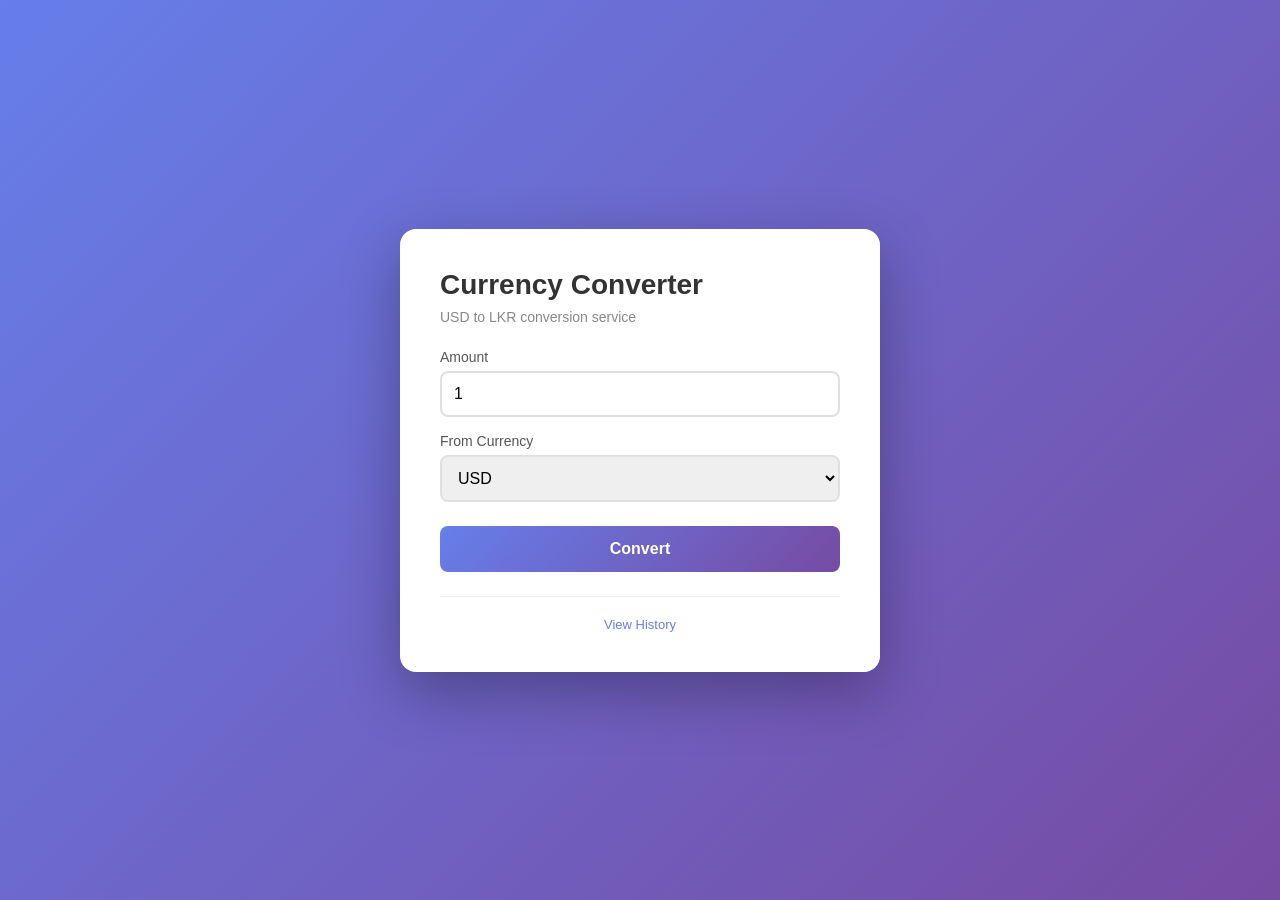
<file: currencyconverter/src/main/resources/static/index.html>
<!DOCTYPE html>
<html lang="en">
<head>
  <meta charset="UTF-8" />
  <meta name="viewport" content="width=device-width, initial-scale=1.0" />
  <title>Currency Converter</title>
  <style>
    * { box-sizing: border-box; margin: 0; padding: 0; }
    body {
      font-family: 'Segoe UI', Tahoma, sans-serif;
      background: linear-gradient(135deg, #667eea 0%, #764ba2 100%);
      min-height: 100vh;
      display: flex;
      align-items: center;
      justify-content: center;
      padding: 20px;
    }
    .container {
      background: #fff;
      border-radius: 16px;
      box-shadow: 0 20px 60px rgba(0, 0, 0, 0.3);
      padding: 40px;
      width: 100%;
      max-width: 480px;
    }
    h1 {
      color: #333;
      margin-bottom: 8px;
      font-size: 28px;
    }
    .subtitle {
      color: #888;
      margin-bottom: 24px;
      font-size: 14px;
    }
    .form-group { margin-bottom: 16px; }
    label {
      display: block;
      color: #555;
      font-size: 14px;
      margin-bottom: 6px;
      font-weight: 500;
    }
    input, select {
      width: 100%;
      padding: 12px;
      border: 2px solid #e0e0e0;
      border-radius: 8px;
      font-size: 16px;
      transition: border 0.2s;
    }
    input:focus, select:focus {
      outline: none;
      border-color: #667eea;
    }
    button {
      width: 100%;
      padding: 14px;
      background: linear-gradient(135deg, #667eea 0%, #764ba2 100%);
      color: white;
      border: none;
      border-radius: 8px;
      font-size: 16px;
      font-weight: 600;
      cursor: pointer;
      margin-top: 8px;
      transition: transform 0.1s;
    }
    button:hover { transform: translateY(-2px); }
    button:active { transform: translateY(0); }
    .result {
      margin-top: 24px;
      padding: 20px;
      background: #f7f7ff;
      border-radius: 8px;
      border-left: 4px solid #667eea;
      display: none;
    }
    .result.show { display: block; }
    .result-amount {
      font-size: 28px;
      font-weight: 700;
      color: #333;
    }
    .result-label {
      color: #888;
      font-size: 13px;
      margin-top: 4px;
    }
    .links {
      margin-top: 24px;
      padding-top: 20px;
      border-top: 1px solid #eee;
      font-size: 13px;
      color: #888;
      text-align: center;
    }
    .links a {
      color: #667eea;
      text-decoration: none;
      margin: 0 8px;
    }
    .links a:hover { text-decoration: underline; }
    .error {
      color: #d32f2f;
      background: #ffebee;
      border-left-color: #d32f2f;
    }
  </style>
</head>
<body>
  <div class="container">
    <h1>Currency Converter</h1>
    <p class="subtitle">USD to LKR conversion service</p>

    <form id="converter">
      <div class="form-group">
        <label for="amount">Amount</label>
        <input type="number" id="amount" step="0.01" min="0" value="1" required />
      </div>
      <div class="form-group">
        <label for="from">From Currency</label>
        <select id="from" required>
          <option value="USD">USD</option>
        </select>
      </div>
      <button type="submit">Convert</button>
    </form>

    <div id="result" class="result">
      <div class="result-amount" id="resultAmount">—</div>
      <div class="result-label" id="resultLabel"></div>
    </div>

    <div class="links">
      <a href="/api/currency/history" target="_blank">View History</a>
    </div>
  </div>

  <script>
    const form = document.getElementById('converter');
    const result = document.getElementById('result');
    const resultAmount = document.getElementById('resultAmount');
    const resultLabel = document.getElementById('resultLabel');

    form.addEventListener('submit', async (e) => {
      e.preventDefault();
      const amount = document.getElementById('amount').value;
      const from = document.getElementById('from').value;

      try {
        const res = await fetch(`/api/currency/convert?amount=${amount}&from=${from}`, {
          method: 'POST'
        });
        if (!res.ok) throw new Error('HTTP ' + res.status);
        const data = await res.json();
        result.classList.remove('error');
        result.classList.add('show');
        resultAmount.textContent = `${data.outputAmount} ${data.toCurrency}`;
        resultLabel.textContent = `${data.inputAmount} ${data.fromCurrency} converted at ${new Date(data.timestamp).toLocaleString()}`;
      } catch (err) {
        result.classList.add('show', 'error');
        resultAmount.textContent = 'Error';
        resultLabel.textContent = err.message;
      }
    });
  </script>
</body>
</html>
</file>
